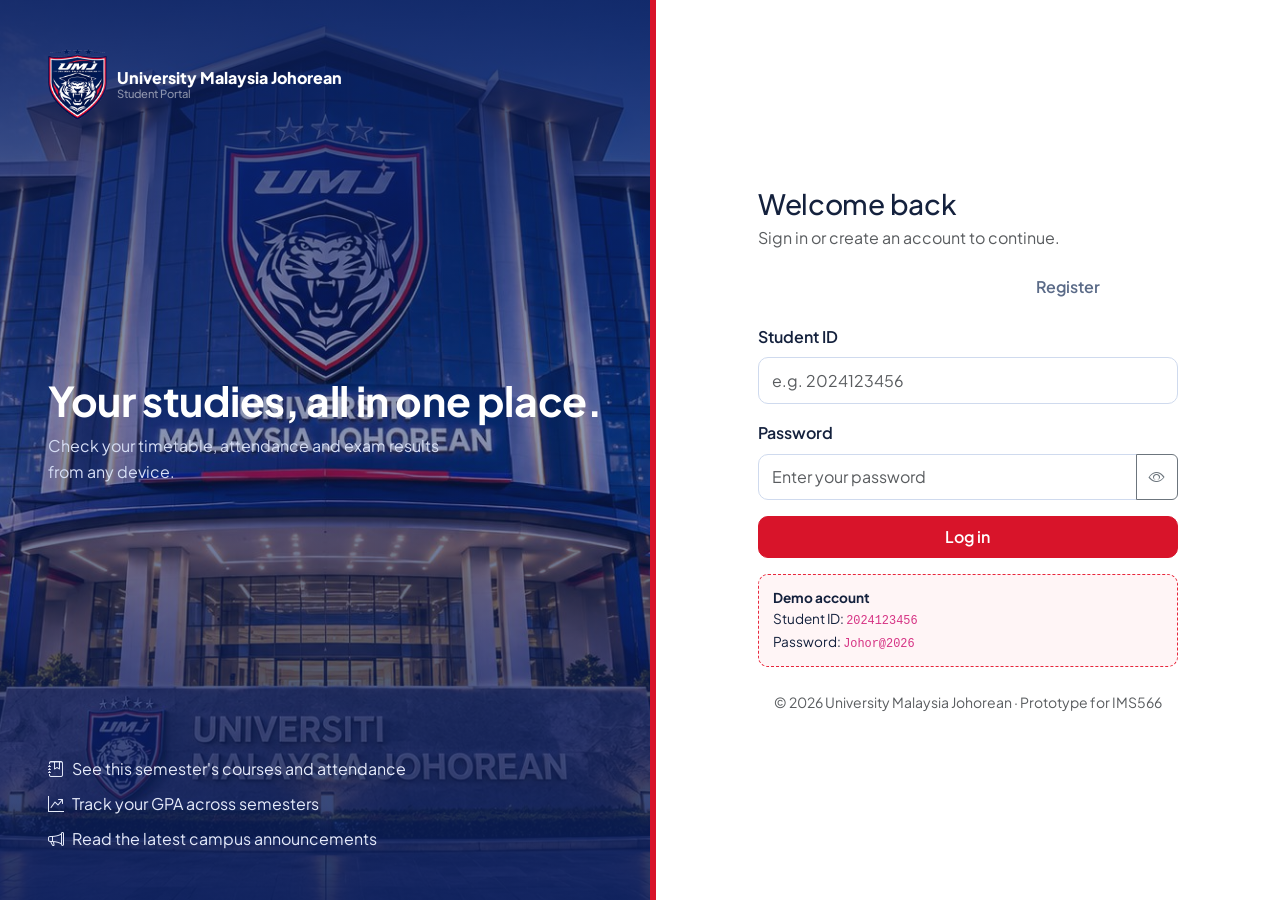
<file: index.html>
<!DOCTYPE html>

<html lang="en">

<head>

<meta charset="UTF-8">

<meta name="viewport" content="width=device-width, initial-scale=1">

<title>Sign in | UMJ Student Portal</title>

<meta name="description" content="Sign in to the University Malaysia Johorean student portal to view courses, results and announcements.">

<meta name="keywords" content="UMJ, student portal, University Malaysia Johorean, courses, results">

<meta name="author" content="IMS566 Individual Project">

<meta name="theme-color" content="#0b1f5c">

<link rel="icon" type="image/png" href="images/logo.png">

<link href="https://fonts.googleapis.com/css2?family=Plus+Jakarta+Sans:wght@400;500;600;700;800&display=swap" rel="stylesheet">

<link href="https://cdn.jsdelivr.net/npm/bootstrap@5.3.3/dist/css/bootstrap.min.css" rel="stylesheet">

<link href="https://cdn.jsdelivr.net/npm/bootstrap-icons@1.11.3/font/bootstrap-icons.min.css" rel="stylesheet">

<link href="css/style.css?v=3" rel="stylesheet">

</head>

<body>

<a class="skip-link" href="#login-panel">Skip to sign in</a>

<div class="auth-wrap">

<!-- Brand panel -->

<aside class="auth-side">

<div class="auth-bg" aria-hidden="true"></div>

<div class="umj-brand text-white"><img class="umj-crest" src="images/logo.png" alt="UMJ crest" style="height:72px">

<span>University Malaysia Johorean<small class="text-white-50">Student Portal</small></span></div>

<div>

<h1>Your studies, all in one place.</h1>

<p>Check your timetable, attendance and exam results from any device.</p>

</div>

<ul>

<li><i class="bi bi-journal-bookmark me-2"></i>See this semester's courses and attendance</li>

<li><i class="bi bi-graph-up-arrow me-2"></i>Track your GPA across semesters</li>

<li><i class="bi bi-megaphone me-2"></i>Read the latest campus announcements</li>

</ul>

</aside>



<!-- Login / Register -->

<main class="auth-main" id="login-panel">

<div class="auth-card">

<h2 class="h3 mb-1">Welcome back</h2>

<p class="text-muted mb-3">Sign in or create an account to continue.</p>



<ul class="nav nav-pills nav-fill mb-3" role="tablist">

<li class="nav-item" role="presentation"><button class="nav-link active" id="tab-login" data-bs-toggle="pill" data-bs-target="#pane-login" type="button" role="tab" aria-controls="pane-login" aria-selected="true">Log in</button></li>

<li class="nav-item" role="presentation"><button class="nav-link" id="tab-reg" data-bs-toggle="pill" data-bs-target="#pane-reg" type="button" role="tab" aria-controls="pane-reg" aria-selected="false">Register</button></li>

</ul>



<div class="tab-content">

<!-- Login -->

<div class="tab-pane fade show active" id="pane-login" role="tabpanel" aria-labelledby="tab-login">

<form id="loginForm" novalidate>

<div id="loginOk" class="alert alert-success d-none" role="status">Account created. Log in with your new details.</div>

<div id="loginError" class="alert alert-danger d-none" role="alert"></div>

<div class="mb-3"><label class="form-label fw-semibold" for="loginId">Student ID</label>

<input class="form-control" id="loginId" inputmode="numeric" autocomplete="username" placeholder="e.g. 2024123456"></div>

<div class="mb-3"><label class="form-label fw-semibold" for="loginPass">Password</label>

<div class="input-group"><input class="form-control" id="loginPass" type="password" autocomplete="current-password" placeholder="Enter your password">

<button class="btn btn-outline-secondary" type="button" data-toggle-pass="loginPass" aria-label="Show or hide password"><i class="bi bi-eye"></i></button></div></div>

<button class="btn btn-accent w-100 py-2" type="submit">Log in</button>

<div class="demo-box mt-3"><strong>Demo account</strong><br>Student ID: <code>2024123456</code><br>Password: <code>Johor@2026</code></div>

</form>

</div>

<!-- Register -->

<div class="tab-pane fade" id="pane-reg" role="tabpanel" aria-labelledby="tab-reg">

<form id="regForm" novalidate>

<div id="regError" class="alert alert-danger d-none" role="alert"></div>

<div class="mb-3"><label class="form-label fw-semibold" for="regName">Full name</label>

<input class="form-control" id="regName" autocomplete="name"></div>

<div class="mb-3"><label class="form-label fw-semibold" for="regId">Student ID</label>

<input class="form-control" id="regId" inputmode="numeric" maxlength="10" placeholder="10 digits"></div>

<div class="mb-3"><label class="form-label fw-semibold" for="regPass">Password</label>

<div class="input-group"><input class="form-control" id="regPass" type="password" autocomplete="new-password" placeholder="8+ characters, include a number">

<button class="btn btn-outline-secondary" type="button" data-toggle-pass="regPass" aria-label="Show or hide password"><i class="bi bi-eye"></i></button></div></div>

<button class="btn btn-accent w-100 py-2" type="submit">Create account</button>

</form>

</div>

</div>

<p class="small text-muted text-center mt-4 mb-0">&copy; 2026 University Malaysia Johorean &middot; Prototype for IMS566</p>

</div>

</main>

</div>

<script src="https://cdn.jsdelivr.net/npm/bootstrap@5.3.3/dist/js/bootstrap.bundle.min.js"></script>

<script src="js/data.js?v=3"></script>

<script src="js/auth.js?v=3"></script>

</body>

</html>
</file>
<file: css/style.css>
/* ==========================================================
   UMJ Student Portal - Global stylesheet
   Sections: 1 Tokens | 2 Base | 3 Navbar | 4 Cards | 5 Tables
             6 Login | 7 Footer | 8 Responsive
   ========================================================== */

/* 1. Design tokens (white / blue theme) */
:root{
  --blue-900:#0b1f5c; --blue-700:#103097; --red-900:#882214; --blue-500:#a30707;
  --blue-100:#dce5fb; --blue-50:#f3f6fd; --ink:#14213d; --muted:#5b6b88;
  --line:#e3eaf6; --white:#fff; --ok:#13875a; --warn:#b7791f; --bad:#c53030;
  --radius:14px;
}

/* 2. Base */
body{font-family:'Plus Jakarta Sans',system-ui,sans-serif;color:var(--ink);background:var(--blue-50);line-height:1.6}
h1,h2,h3,h4,h5{font-weight:700;letter-spacing:-.01em;color:var(--blue-900)}
a{color:var(--blue-600)}
:focus-visible{outline:3px solid var(--blue-500);outline-offset:2px}
.skip-link{position:absolute;left:-999px;top:8px;background:var(--blue-900);color:#fff;padding:.5rem 1rem;border-radius:8px;z-index:2000}
.skip-link:focus{left:8px}
.btn-primary{--bs-btn-bg:var(--blue-600);--bs-btn-border-color:var(--blue-600);--bs-btn-hover-bg:var(--blue-700);--bs-btn-hover-border-color:var(--blue-700);--bs-btn-active-bg:var(--blue-900);font-weight:600;border-radius:10px}
.form-control,.form-select{border-radius:10px;border-color:#cfdaee;padding:.65rem .85rem}
.form-control:focus,.form-select:focus{border-color:var(--blue-500);box-shadow:0 0 0 .2rem rgba(47,95,208,.2)}
.page-head{padding:2rem 0 1rem}
.page-head p{color:var(--muted);margin:0}

/* 3. Navbar */
.umj-nav{background:var(--white);border-bottom:1px solid var(--line);box-shadow:0 2px 12px rgba(11,31,92,.05)}
.umj-brand{display:flex;align-items:center;gap:.65rem;text-decoration:none;color:var(--blue-900);font-weight:800;line-height:1.1}
.umj-brand small{display:block;font-weight:500;font-size:.7rem;color:var(--muted)}
.umj-logo{width:40px;height:40px;border-radius:11px;background:linear-gradient(135deg,var(--blue-500),var(--blue-900));display:grid;place-items:center;color:#fff;font-weight:800;font-size:.9rem}
.umj-nav .nav-link{color:var(--ink);font-weight:600;border-radius:10px;padding:.5rem .9rem!important}
.umj-nav .nav-link:hover{background:var(--blue-50)}
.umj-nav .nav-link.active{background:var(--blue-100);color:var(--blue-700)}
.avatar{width:36px;height:36px;border-radius:50%;background:var(--blue-600);color:#fff;display:inline-grid;place-items:center;font-weight:700;font-size:.85rem}

/* 4. Cards */
.panel{background:var(--white);border:1px solid var(--line);border-radius:var(--radius);padding:1.25rem;height:100%}
.panel h2,.panel h3{font-size:1.05rem;margin-bottom:.15rem}
.panel .sub{color:var(--muted);font-size:.85rem;margin-bottom:1rem}
.hero{background:linear-gradient(120deg,var(--blue-900),var(--blue-600));color:#fff;border-radius:var(--radius);padding:1.75rem}
.hero h1{color:#fff;font-size:clamp(1.4rem,3vw,2rem);margin-bottom:.25rem}
.hero p{color:#d6def5;margin:0}
.stat{display:flex;gap:.9rem;align-items:center}
.stat .ico{width:46px;height:46px;border-radius:12px;background:var(--blue-100);color:var(--blue-700);display:grid;place-items:center;font-size:1.3rem;flex:none}
.stat .val{font-size:1.5rem;font-weight:800;color:var(--blue-900);line-height:1.1}
.stat .lbl{font-size:.82rem;color:var(--muted)}
.chart-box{position:relative;height:260px}
.notice{padding:.8rem 0;border-bottom:1px solid var(--line)}
.notice:last-child{border:0}
.notice time{font-size:.78rem;color:var(--muted)}
.badge-soft{padding:.3rem .6rem;border-radius:999px;font-weight:600;font-size:.75rem}
.b-ok{background:#e3f6ee;color:var(--ok)} .b-warn{background:#fdf1dc;color:var(--warn)} .b-bad{background:#fde6e6;color:var(--bad)} .b-blue{background:var(--blue-100);color:var(--blue-700)}

/* 5. Tables */
.umj-table{margin:0;--bs-table-bg:transparent}
.umj-table thead th{background:var(--blue-50);color:var(--blue-900);font-size:.82rem;border-bottom:2px solid var(--blue-100);white-space:nowrap}
.umj-table td{vertical-align:middle}
.progress{height:8px;border-radius:99px;background:var(--blue-100)}
.progress-bar{background:var(--blue-600)}

/* 6. Login */
.auth-wrap{min-height:100vh;display:grid;grid-template-columns:1.05fr 1fr}
.auth-side{position:relative;overflow:hidden;background:var(--blue-900);color:#fff;padding:3rem;display:flex;flex-direction:column;justify-content:space-between}
/* Campus photo that drifts slowly (Ken Burns effect) */
.auth-bg{position:absolute;inset:0;background:url("../images/campus.jpg") center/cover no-repeat;transform-origin:center;animation:drift 28s ease-in-out infinite alternate;z-index:0}
.auth-side::after{content:"";position:absolute;inset:0;z-index:1;background:linear-gradient(180deg,rgba(11,31,92,.88) 0%,rgba(11,31,92,.45) 45%,rgba(11,31,92,.9) 100%)}
.auth-side>*:not(.auth-bg){position:relative;z-index:2}
@keyframes drift{from{transform:scale(1) translate(0,0)}to{transform:scale(1.15) translate(-2.5%,-1.5%)}}
.auth-side h1{color:#fff;font-size:clamp(1.8rem,3.2vw,2.6rem)}
.auth-side p{color:#d6def5;max-width:34ch}
.auth-side ul{list-style:none;padding:0;margin:0;display:grid;gap:.6rem;color:#e6ebfa}
.auth-main{display:grid;place-items:center;padding:2rem;background:var(--white)}
.auth-card{width:100%;max-width:420px}
.auth-card .nav-pills .nav-link{color:var(--muted);font-weight:600;border-radius:10px}
.auth-card .nav-pills .nav-link.active{background:var(--blue-600);color:#fff}
.demo-box{background:var(--blue-50);border:1px dashed var(--blue-500);border-radius:10px;padding:.7rem .9rem;font-size:.85rem}
.shake{animation:shake .4s}
@keyframes shake{25%{transform:translateX(-6px)}75%{transform:translateX(6px)}}

/* 7. Footer */
.umj-footer{background:var(--blue-900);color:#c9d3ee;margin-top:3rem;padding:2.5rem 0 1rem}
.umj-footer h6{color:#fff}
.umj-footer a{color:#c9d3ee;text-decoration:none}
.umj-footer a:hover{color:#fff;text-decoration:underline}
.umj-footer ul{list-style:none;padding:0;margin:0;display:grid;gap:.3rem}
.umj-footer .copy{border-top:1px solid rgba(255,255,255,.15);margin-top:1.5rem;padding-top:1rem;font-size:.82rem}

/* 8. Responsive */
@media (max-width:860px){
  .auth-wrap{grid-template-columns:1fr}
  .auth-side{padding:1.75rem;gap:1.25rem;min-height:260px}
  .auth-side ul{display:none}
}
@media (max-width:640px){ /* tables become stacked cards on phones */
  .stack-table thead{display:none}
  .stack-table tr{display:block;border:1px solid var(--line);border-radius:12px;margin-bottom:.75rem;padding:.4rem .75rem}
  .stack-table td{display:flex;justify-content:space-between;gap:1rem;border:0;padding:.35rem 0;text-align:right}
  .stack-table td::before{content:attr(data-label);font-weight:600;color:var(--muted);text-align:left}
  .chart-box{height:230px}
}
@media (prefers-reduced-motion:reduce){*{animation:none!important;transition:none!important}}

/* 9. Letters page: request-type cards */
.type-card{display:flex;flex-direction:column;gap:.45rem;text-align:left;width:100%;height:100%;background:var(--white);border:1px solid var(--line);border-radius:var(--radius);padding:1.1rem;transition:transform .2s,box-shadow .2s,border-color .2s;color:var(--ink)}
.type-card:hover{transform:translateY(-3px);box-shadow:0 10px 24px rgba(20,47,135,.12);border-color:var(--blue-500)}
.type-card .ico{width:44px;height:44px;border-radius:12px;background:var(--blue-100);color:var(--blue-700);display:grid;place-items:center;font-size:1.25rem}
.type-card h3{font-size:1rem;margin:.3rem 0 0}
.type-card p{margin:0;color:var(--muted);font-size:.85rem;flex:1}
.type-meta{font-size:.78rem;color:var(--muted);display:flex;gap:.9rem;flex-wrap:wrap}
.cart-item{display:flex;justify-content:space-between;align-items:center;gap:.5rem;padding:.6rem 0;border-bottom:1px solid var(--line)}
.cart-item:last-child{border:0}

/* 10. Weekly timetable + letter template + signature pad */
.tt-row{display:flex;gap:.75rem;padding:.55rem 0;border-bottom:1px solid var(--line);align-items:flex-start}
.tt-row:last-child{border:0}
.tt-day{width:38px;flex:none;font-weight:700;color:var(--blue-700)}
.tt-items{display:flex;flex-wrap:wrap;gap:.35rem}
.tt-chip{background:var(--blue-100);color:var(--blue-900);border-radius:8px;padding:.15rem .5rem;font-size:.78rem}
.letter-paper{background:#fff;border:1px solid var(--line);border-radius:12px;padding:1.25rem 1.4rem;font-family:Georgia,'Times New Roman',serif;font-size:.95rem;box-shadow:inset 0 0 0 4px var(--blue-50)}
.letter-paper .lh{border-bottom:3px solid var(--blue-600);padding-bottom:.5rem;margin-bottom:1rem}
.letter-paper .lh strong{display:block;color:var(--blue-900);font-size:1.15rem}
.letter-paper .lh small{color:var(--muted)}
.letter-paper p{margin-bottom:.7rem}
.sig-canvas{display:block;width:100%;height:130px;border:1.5px dashed var(--blue-500);border-radius:10px;background:#fff;touch-action:none;cursor:crosshair}

/* 11. Red + blue theme (red and blue sit side by side - never blended) */
:root{--red-600:#d8142a;--red-500:#e8273c;--red-100:#fde3e6;--red-50:#fff5f6}
.umj-nav{border-bottom:3px solid var(--red-600)}
.umj-nav .nav-link.active{background:var(--blue-100);color:var(--blue-700);box-shadow:inset 0 -3px 0 var(--red-600)}
.umj-crest{height:46px;width:auto;display:block}
.hero{background:var(--blue-900);border-bottom:5px solid var(--red-600)}
.page-head h1{position:relative;padding-bottom:.45rem}
.page-head h1::after{content:"";position:absolute;left:0;bottom:0;width:52px;height:4px;border-radius:2px;background:var(--red-600)}
.panel h2::before,.panel h3::before{content:"";display:inline-block;width:4px;height:1em;margin-right:.5rem;vertical-align:-.12em;border-radius:2px;background:var(--red-600)}
.row>div:nth-child(2n) .stat .ico{background:var(--red-100);color:var(--red-600)}
.btn-accent{--bs-btn-color:#fff;--bs-btn-bg:var(--red-600);--bs-btn-border-color:var(--red-600);--bs-btn-hover-color:#fff;--bs-btn-hover-bg:#b30f22;--bs-btn-hover-border-color:#b30f22;--bs-btn-active-color:#fff;--bs-btn-active-bg:#9a0c1d;--bs-btn-active-border-color:#9a0c1d;font-weight:600;border-radius:10px}
.type-card:hover{border-color:var(--red-500);box-shadow:0 10px 24px rgba(216,20,42,.12)}
.auth-side{border-right:6px solid var(--red-600)}
.umj-footer{border-top:4px solid var(--red-600)}
.demo-box{border-color:var(--red-500);background:var(--red-50)}
.letter-paper .lh{border-bottom-color:var(--red-600)}
@media (max-width:860px){.auth-side{border-right:0;border-bottom:6px solid var(--red-600)}}

/* 12. Slide-out sidebar menu (opens only when the menu button is clicked) */
.menu-btn{border:1px solid var(--line);background:var(--white);color:var(--blue-900);width:42px;height:42px;border-radius:10px;font-size:1.5rem;display:grid;place-items:center;transition:background .2s}
.menu-btn:hover{background:var(--blue-50)}
.umj-side{--bs-offcanvas-width:290px;background:var(--white)}
.umj-side .offcanvas-header{padding:1rem 1rem .5rem}
.side-title{flex:1;text-align:center;background:var(--blue-900);color:#fff;font-weight:800;letter-spacing:.1em;font-size:.8rem;padding:.55rem 1rem;border-radius:10px;border-bottom:3px solid var(--red-600);margin-right:.75rem}
.side-user{display:flex;align-items:center;gap:.7rem;padding:.6rem 1.25rem 1rem;border-bottom:1px solid var(--line)}
.side-group{font-size:.7rem;font-weight:700;letter-spacing:.08em;text-transform:uppercase;color:var(--muted);padding:1rem 1.25rem .3rem}
.side-list{list-style:none;margin:0;padding:0}
.side-list a{display:flex;align-items:center;gap:.9rem;padding:.7rem 1.25rem;color:var(--ink);text-decoration:none;font-weight:500;border-left:4px solid transparent}
.side-list a i{font-size:1.2rem;color:var(--blue-600);width:1.4rem}
.side-list a:hover{background:var(--blue-50)}
.side-list a.active{background:var(--blue-100);border-left-color:var(--red-600);color:var(--blue-900);font-weight:700}
.side-foot{padding:1rem 1.25rem;border-top:1px solid var(--line);margin-top:1rem}
</file>
